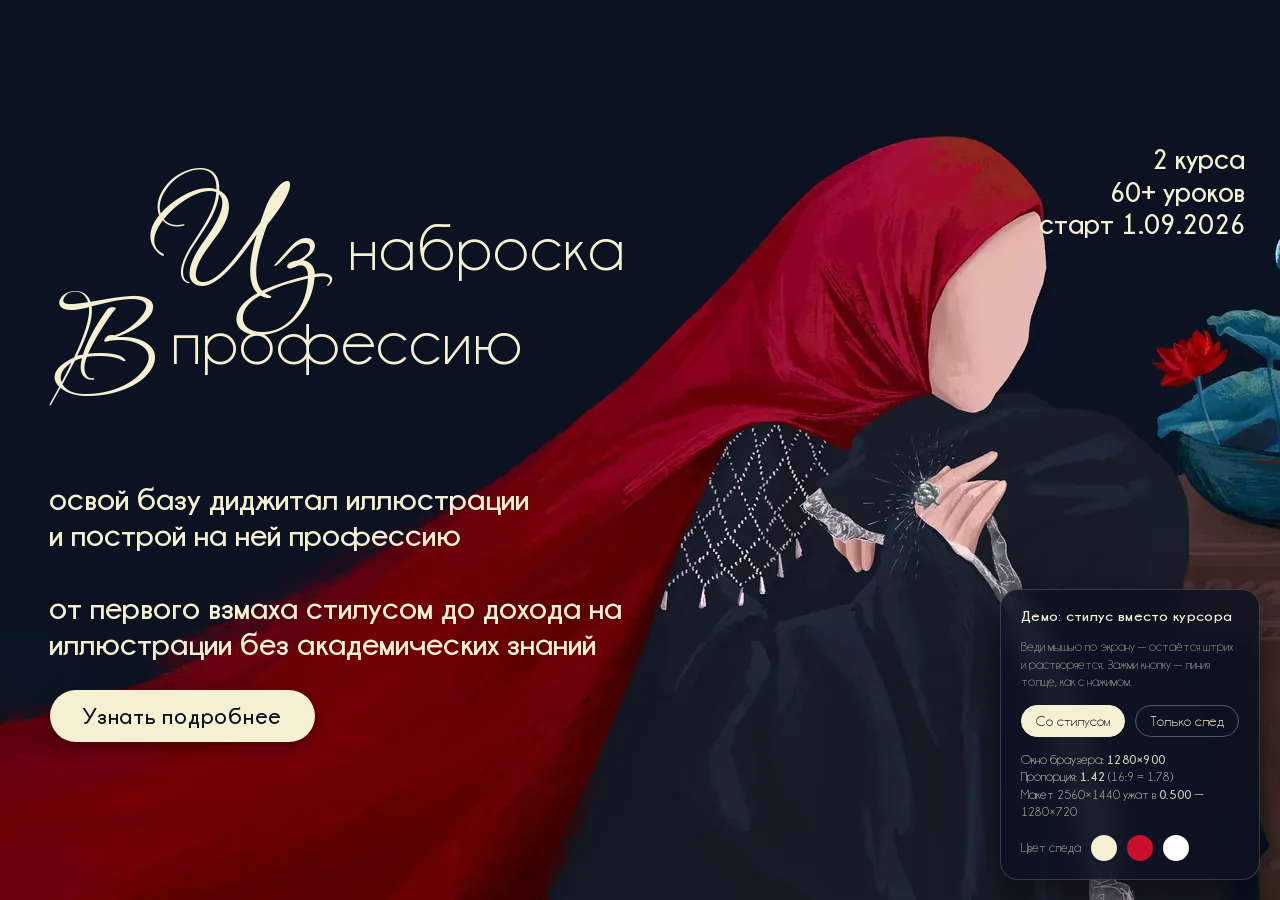
<file: cursor-demo.html>
<!DOCTYPE html>
<html lang="ru">
<head>
<meta charset="utf-8">
<meta name="viewport" content="width=device-width, initial-scale=1">
<title>Стилус вместо курсора — демо</title>
<meta name="robots" content="noindex">

<link rel="icon" href="favicon.ico" sizes="any">
<link rel="icon" type="image/png" sizes="32x32" href="favicon-32.png">
<link rel="apple-touch-icon" href="apple-touch-icon.png">
<meta name="theme-color" content="#0b1222">

<link rel="preload" href="fonts/Aquarelle.ttf" as="font" type="font/ttf" crossorigin>
<link rel="preload" href="fonts/ChampagneLimousines-Regular.ttf" as="font" type="font/ttf" crossorigin>
<link rel="preload" href="fonts/ChampagneLimousines-Bold.ttf" as="font" type="font/ttf" crossorigin>
<link rel="stylesheet" href="css/style.css">

<style>
/* панель только для демо, в самом сайте её не будет */
.demo {
  position: fixed; right: 20px; bottom: 20px; z-index: 10000;
  display: flex; flex-direction: column; gap: 14px;
  padding: 18px 20px; border-radius: 18px;
  background: rgba(11, 18, 34, .82);
  backdrop-filter: blur(14px); -webkit-backdrop-filter: blur(14px);
  border: 1px solid rgba(245, 240, 210, .18);
  box-shadow: 0 18px 44px rgba(0, 0, 0, .5);
  font-family: "Champagne & Limousines", system-ui, sans-serif;
  color: #f5f0d2; font-size: 15px; max-width: 260px;
}
.demo b { font-weight: 700; letter-spacing: .02em; }
.demo__hint { opacity: .62; font-size: 13px; line-height: 1.35; }
.demo__row { display: flex; align-items: center; gap: 10px; flex-wrap: wrap; }
.demo__btn {
  padding: 7px 14px; border-radius: 999px; cursor: pointer;
  border: 1px solid rgba(245, 240, 210, .32); background: transparent;
  color: inherit; font: inherit; transition: background .2s, border-color .2s;
}
.demo__btn[aria-pressed="true"] { background: #f5f0d2; color: #0b1222; border-color: #f5f0d2; }
.demo__sw { width: 26px; height: 26px; border-radius: 50%; cursor: pointer; border: 2px solid transparent; }
.demo__sw[aria-pressed="true"] { border-color: #f5f0d2; }
</style>
</head>
<body>

<section class="hero">

  <picture class="hero__bg">
    <source srcset="img/hero-1600.webp 1600w, img/hero.webp 2560w"
            sizes="100vw" type="image/webp">
    <img src="img/hero.jpg"
         srcset="img/hero-1600.jpg 1600w, img/hero.jpg 2560w"
         sizes="100vw" alt="" fetchpriority="high" decoding="async">
  </picture>

  <div class="hero__layer">

    <h1 class="hero__title">
      <span class="t-line"><span class="t-script t-script--iz">Из</span><span class="t-word t-word--nabroska">наброска</span></span><span class="t-line"><span class="t-script t-script--v">В</span><span class="t-word t-word--prof">профессию</span></span>
    </h1>

    <p class="hero__lead">
      <span class="ln">освой базу диджитал иллюстрации</span>
      <span class="ln">и построй на ней профессию</span>
      <span class="ln ln--gap" aria-hidden="true"></span>
      <span class="ln">от первого взмаха стилусом до дохода на</span>
      <span class="ln">иллюстрации без академических знаний</span>
    </p>

    <a class="hero__cta" href="#">Узнать подробнее</a>

    <p class="hero__facts">
      <span class="ln">2 курса</span>
      <span class="ln">60+ уроков</span>
      <span class="ln">старт 1.09.2026</span>
    </p>

  </div>
</section>

<div class="demo">
  <div><b>Демо: стилус вместо курсора</b></div>
  <div class="demo__hint">Веди мышью по экрану — остаётся штрих и растворяется. Зажми кнопку — линия толще, как с нажимом.</div>

  <div class="demo__row">
    <button class="demo__btn" id="d-pen" aria-pressed="true">Со стилусом</button>
    <button class="demo__btn" id="d-nopen" aria-pressed="false">Только след</button>
  </div>

  <div class="demo__hint" id="d-size" style="opacity:.85"></div>

  <div class="demo__row">
    <span class="demo__hint" style="opacity:.75">Цвет следа</span>
    <button class="demo__sw" data-c="#f5f0d2" aria-pressed="true" style="background:#f5f0d2" title="кремовый"></button>
    <button class="demo__sw" data-c="#c8102e" aria-pressed="false" style="background:#c8102e" title="красный"></button>
    <button class="demo__sw" data-c="#ffffff" aria-pressed="false" style="background:#fff" title="белый"></button>
  </div>
</div>

<script>
(function () {
  var hero = document.querySelector('.hero');
  var go = function () { hero.classList.add('is-ready'); };
  if (document.fonts && document.fonts.ready) { document.fonts.ready.then(go); setTimeout(go, 1200); }
  else { go(); }
})();
</script>
<script src="js/stylus-cursor.js" defer></script>
<script defer>
addEventListener('load', function () {
  if (!window.StylusCursor) return;
  var pen = document.getElementById('d-pen'), nopen = document.getElementById('d-nopen');
  pen.onclick = function () {
    StylusCursor.setStylus(true);
    pen.setAttribute('aria-pressed', 'true'); nopen.setAttribute('aria-pressed', 'false');
  };
  nopen.onclick = function () {
    StylusCursor.setStylus(false);
    pen.setAttribute('aria-pressed', 'false'); nopen.setAttribute('aria-pressed', 'true');
  };
  // живой замер: что реально видит браузер и во сколько ужат макет 2560×1440
  var out = document.getElementById('d-size');
  function measure() {
    var w = innerWidth, h = innerHeight;
    var k = Math.min(w / 2560, h / 1440);
    out.innerHTML = 'Окно браузера: <b>' + w + '×' + h + '</b><br>' +
                    'Пропорция: <b>' + (w / h).toFixed(2) + '</b> (16:9 = 1.78)<br>' +
                    'Макет 2560×1440 ужат в <b>' + k.toFixed(3) + '</b> → ' +
                    Math.round(2560 * k) + '×' + Math.round(1440 * k);
  }
  measure();
  addEventListener('resize', measure);

  document.querySelectorAll('.demo__sw').forEach(function (b) {
    b.onclick = function () {
      StylusCursor.setColor(b.dataset.c);
      document.querySelectorAll('.demo__sw').forEach(function (o) { o.setAttribute('aria-pressed', String(o === b)); });
    };
  });
});
</script>

</body>
</html>
</file>
<file: css/style.css>
/* ============================================================
   «Из наброска в профессию» — первый экран

   Как это устроено
   ----------------
   Экран всегда равен высоте устройства (100svh) — прокрутки внутри блока нет.
   Картинка заполняет экран целиком (cover).
   Текст лежит на «сцене» — это макет 2560×1440, вписанный в экран целиком.
   Все координаты текста заданы в пикселях макета через переменную --u,
   поэтому числа в этом файле — ровно те же, что в исходном макете.
   На экране 16:9 совпадение с макетом пиксельное.

   На вертикальном экране (телефон) включается другая раскладка —
   блок «ТЕЛЕФОН» в самом низу файла.
   ============================================================ */

/* ---------- Шрифты ---------- */
@font-face {
  font-family: "Aquarelle";
  src: url("../fonts/Aquarelle.ttf") format("truetype");
  font-weight: 400; font-style: normal; font-display: block;
}
@font-face {
  font-family: "Champagne & Limousines";
  src: url("../fonts/ChampagneLimousines-Regular.ttf") format("truetype");
  font-weight: 400; font-style: normal; font-display: block;
}
@font-face {
  font-family: "Champagne & Limousines";
  src: url("../fonts/ChampagneLimousines-Bold.ttf") format("truetype");
  font-weight: 700; font-style: normal; font-display: block;
}

/* ---------- Переменные ---------- */
:root {
  --navy:  #0b1222;   /* фон макета */
  --cream: #f5f0d2;   /* цвет всего текста на обложке */
  --wine:  #6c0006;   /* глубокий красный из иллюстрации */

  --ease: cubic-bezier(.22, .9, .28, 1);
}

/* ---------- База ---------- */
* { margin: 0; padding: 0; box-sizing: border-box; }
html { -webkit-text-size-adjust: 100%; }

body {
  background: var(--navy);
  color: var(--cream);
  font-family: "Champagne & Limousines", system-ui, sans-serif;
  -webkit-font-smoothing: antialiased;
  -moz-osx-font-smoothing: grayscale;
  overflow-x: hidden;
}

/* ============================================================
   ПЕРВЫЙ ЭКРАН
   ============================================================ */
.hero {
  position: relative;
  width: 100%;
  height: 100vh;
  height: 100svh;          /* устойчиво к панелям браузера на телефоне */
  overflow: hidden;
  background: var(--navy);
  container-type: size;    /* от размера экрана считается масштаб макета --u */
}

/* картинка кроет экран целиком */
.hero__bg,
.hero__bg img {
  position: absolute;
  inset: 0;
  width: 100%;
  height: 100%;
  display: block;
  object-fit: cover;
  object-position: 50% 50%;
}

/* сцена = макет 2560×1440, целиком вписанный в экран и отцентрованный */
.hero__layer {
  position: absolute;
  top: 50%;
  left: 50%;
  --u: min(calc(100cqw / 2560), calc(100cqh / 1440));
  width:  calc(2560 * var(--u));
  height: calc(1440 * var(--u));
  transform: translate(-50%, -50%);
}

/* --- общий вид текстовых слоёв --- */
.hero__title,
.hero__lead,
.hero__facts {
  position: absolute;
  color: var(--cream);
  font-weight: 400;
  white-space: nowrap;
}

/* Поля по краям выровнены между собой: весь левый столбец сдвинут
   на 129 px левее макета, цифры справа — на 20 px правее.
   Внутренняя композиция заголовка при этом сохранена целиком. */

/* ---------- Заголовок ----------
   Собран из 4 слоёв: две рукописные буквы (Aquarelle)
   и два слова (Champagne & Limousines). Каждый — со своей координатой. */
.hero__title { inset: 0; }
.hero__title .t-line { display: contents; }

.hero__title .t-script,
.hero__title .t-word {
  position: absolute;
  display: block;
  white-space: nowrap;
}

.t-script {                       /* рукописные «Из» и «В» */
  font-family: "Aquarelle", cursive;
  font-size: calc(235 * var(--u));
  line-height: 1;
  /* 🔴 НЕ УБИРАТЬ. У Aquarelle верхушка «И» и росчерк «В» выходят за высоту,
     которую шрифт объявляет своей. Браузер считает рамку буквы по этой
     объявленной высоте и, как только буква попадает в отдельный слой
     (любой filter, will-change, анимация), срезает всё, что вылезло, —
     те самые «три пикселя сверху». Запас в 0.4em кладёт росчерки внутрь
     рамки, а отрицательный margin возвращает букву на прежнее место,
     поэтому координаты выше править не нужно. */
  padding: .4em;
  margin: -.4em;
}
.t-word {                         /* «наброска» и «профессию» */
  font-family: "Champagne & Limousines", sans-serif;
  font-size: calc(134 * var(--u));
  letter-spacing: calc(2 * var(--u));
  line-height: 1;
}

.t-script--iz     { left: calc(300 * var(--u)); top: calc(179.5 * var(--u)); }
.t-word--nabroska { left: calc(695 * var(--u)); top: calc(248   * var(--u)); }
.t-script--v      { left: calc(104 * var(--u)); top: calc(397.5 * var(--u)); }
.t-word--prof     { left: calc(342 * var(--u)); top: calc(435   * var(--u)); }

/* ---------- Описание слева ---------- */
.hero__lead {
  left: calc(98 * var(--u));
  top:  calc(782.25 * var(--u));
  font-size: calc(63 * var(--u));
  line-height: calc(72.5 * var(--u));
  font-weight: 700;
}
.hero__lead .ln { display: block; }
.hero__lead .ln--gap { height: calc(72.5 * var(--u)); }

/* ---------- Цифры справа сверху ---------- */
.hero__facts {
  right: calc(12 * var(--u));
  top:   calc(106.75 * var(--u));
  font-size: calc(56 * var(--u));
  line-height: calc(64.5 * var(--u));
  font-weight: 700;
  text-align: right;
}
.hero__facts .ln { display: block; }

/* ---------- Кнопка ---------- */
.hero__cta {
  position: absolute;
  left: calc(100 * var(--u));
  top:  calc(1200 * var(--u));
  display: inline-flex;
  align-items: center;
  justify-content: center;
  padding: calc(30 * var(--u)) calc(66 * var(--u));
  font-family: "Champagne & Limousines", sans-serif;
  font-size: calc(44 * var(--u));
  font-weight: 700;
  line-height: 1;
  letter-spacing: calc(1.5 * var(--u));
  white-space: nowrap;
  color: var(--navy);
  background: var(--cream);
  border-radius: 999px;
  text-decoration: none;
  box-shadow: 0 calc(10 * var(--u)) calc(34 * var(--u)) rgba(0, 0, 0, .34);
  transition: transform .45s var(--ease), box-shadow .45s var(--ease),
              background-color .45s var(--ease), color .45s var(--ease);
}
.hero__cta:hover,
.hero__cta:focus-visible {
  background: #fffdf2;
  transform: translateY(calc(-4 * var(--u)));
  box-shadow: 0 calc(18 * var(--u)) calc(46 * var(--u)) rgba(0, 0, 0, .45);
}
.hero__cta:active { transform: translateY(0); }
.hero__cta:focus-visible { outline: calc(3 * var(--u)) solid var(--cream); outline-offset: calc(6 * var(--u)); }

/* ============================================================
   АНИМАЦИЯ ПОЯВЛЕНИЯ
   Задержки собраны здесь — правятся одним числом на элемент.
   Появление стартует, когда подгрузились шрифты (класс .is-ready).
   ============================================================ */

/* стартовое состояние */
.hero__bg            { opacity: 0; transform: scale(1.055); }
.hero__title .t-script,
.hero__title .t-word,
.hero__lead .ln,
.hero__facts .ln,
.hero__cta           { opacity: 0; }

/* 🔴 .t-script здесь НЕТ намеренно: will-change выносит букву в отдельный слой,
   а слой режет росчерки по объявленной высоте шрифта. */
.t-word, .hero__lead .ln, .hero__facts .ln, .hero__cta { will-change: transform, opacity; }

/* 🔴 Рукописные буквы проявляются ЦЕЛИКОМ — никаких развёрток и масок.
   Пробовали «письмо» слева направо: буква в середине показа неизбежно
   выглядит обрезанной, а маска вдобавок срезала росчерки за пределами строки.
   Здесь буква просто выходит из расфокуса — в любой момент она целая. */

.hero.is-ready .hero__bg { animation: bgIn 1.7s var(--ease) forwards; }
.hero.is-ready .t-script { animation: letterIn 1.35s var(--ease) forwards; animation-delay: var(--d, 0s); }
.hero.is-ready .t-word,
.hero.is-ready .hero__lead .ln,
.hero.is-ready .hero__facts .ln,
.hero.is-ready .hero__cta { animation: riseIn 1.05s var(--ease) forwards; animation-delay: var(--d, 0s); }

@keyframes bgIn   { to { opacity: 1; transform: scale(1); } }
/* 🔴 Без filter и без scale — только прозрачность и лёгкий подъём.
   Любой filter создаёт слой, а слой срезает росчерки (см. .t-script). */
@keyframes letterIn {
  from { opacity: 0; transform: translateY(.09em); }
  to   { opacity: 1; transform: none; }
}
@keyframes riseIn {
  from { opacity: 0; transform: translateY(var(--rise, 1.1em)); filter: blur(6px); }
  to   { opacity: 1; transform: translateY(0);                  filter: blur(0); }
}

/* очерёдность появления */
.t-script--iz     { --d: .20s; }
.t-word--nabroska { --d: .50s; --rise: .38em; }
.t-script--v      { --d: .68s; }
.t-word--prof     { --d: .92s; --rise: .38em; }

.hero__facts .ln:nth-child(1) { --d: 1.05s; --rise: .8em; }
.hero__facts .ln:nth-child(2) { --d: 1.14s; --rise: .8em; }
.hero__facts .ln:nth-child(3) { --d: 1.23s; --rise: .8em; }

.hero__lead .ln:nth-child(1) { --d: 1.20s; }
.hero__lead .ln:nth-child(2) { --d: 1.31s; }
.hero__lead .ln:nth-child(4) { --d: 1.46s; }
.hero__lead .ln:nth-child(5) { --d: 1.57s; }

.hero__cta { --d: 1.80s; --rise: .9em; }

/* ============================================================
   ТЕЛЕФОН И ЛЮБОЙ ВЕРТИКАЛЬНЫЙ ЭКРАН
   Экран по-прежнему ровно в высоту устройства, прокрутки нет:
   текст сверху занимает столько, сколько нужно, картинка забирает остаток.
   ============================================================ */
@media (orientation: portrait) {

  .hero {
    display: flex;
    flex-direction: column;
    container-type: normal;
  }

  /* картинка — нижняя часть экрана */
  .hero__bg {
    position: relative;
    inset: auto;
    order: 2;
    flex: 1 1 auto;
    min-height: 0;
    overflow: hidden;
  }
  /* приближаем кадр к фигуре: у вертикального экрана иначе сверху
     остаётся пустое небо, а героиня уезжает вниз.
     Картинка выше своего окна и прижата к низу — верх обрезается. */
  .hero__bg img {
    inset: auto 0 0 0;
    height: 112%;
    object-position: 92% 100%;
  }

  /* текст — верхняя часть */
  .hero__layer {
    position: relative;
    top: auto; left: auto;
    transform: none;
    width: 100%;
    height: auto;
    order: 1;
    flex: 0 0 auto;
    display: flex;
    flex-direction: column;
    align-items: flex-start;
    gap: clamp(14px, 3.4vw, 26px);
    padding: clamp(26px, 8vw, 54px) clamp(22px, 6.5vw, 46px) clamp(10px, 3vw, 22px);
    z-index: 2;
  }

  .hero__title,
  .hero__lead,
  .hero__facts,
  .hero__cta {
    position: static;
    white-space: normal;
    left: auto; top: auto; right: auto;
    text-align: left;
  }

  /* цифры — одной строкой сверху */
  .hero__facts {
    order: 1;
    display: flex;
    flex-wrap: wrap;
    font-size: clamp(12px, 3.4vw, 19px);
    line-height: 1.2;
    letter-spacing: .02em;
    opacity: .9;
  }
  .hero__facts .ln { display: inline; }
  .hero__facts .ln + .ln::before { content: "·"; margin: 0 .55em; opacity: .55; }

  /* заголовок — две строки, рукописная буква перед словом.
     Отступ сверху опускает весь текст с кнопкой ниже, а строку
     «2 курса · 60+ уроков · старт» оставляет на месте. */
  .hero__title {
    order: 2;
    margin-top: clamp(22px, 6vw, 48px);
    inset: auto;
    display: flex;
    flex-direction: column;
    gap: clamp(2px, .6vw, 8px);
  }
  .hero__title .t-line {
    display: flex;
    align-items: baseline;
    gap: clamp(3px, 1.1vw, 9px);
  }
  .hero__title .t-script,
.hero__title .t-word {
    position: static;
    display: inline-block;
    left: auto; top: auto;
  }
  .t-script { font-size: clamp(50px, 15vw, 104px); line-height: .9; }
  .t-word   { font-size: clamp(28px, 8.4vw, 58px); letter-spacing: .012em; line-height: 1; }

  /* описание */
  .hero__lead {
    order: 3;
    font-size: clamp(14px, 4.05vw, 27px);
    line-height: 1.34;
  }
  .hero__lead .ln--gap { height: .5em; }

  /* кнопка */
  .hero__cta {
    order: 4;
    padding: clamp(13px, 3.7vw, 22px) clamp(28px, 8vw, 48px);
    font-size: clamp(14px, 4vw, 24px);
    letter-spacing: .03em;
    box-shadow: 0 10px 26px rgba(0, 0, 0, .38);
  }
  .hero__cta:hover,
  .hero__cta:focus-visible { transform: translateY(-3px); box-shadow: 0 16px 34px rgba(0, 0, 0, .46); }
}

/* Планшет в вертикали: экран высокий, текста столько же — между кнопкой
   и иллюстрацией копилась пустота. Отдаём картинке фиксированную долю,
   текст центрируем в оставшейся части. Телефона это не касается. */
@media (orientation: portrait) and (min-width: 700px) {
  .hero__bg   { flex: 0 0 58%; }
  .hero__layer { flex: 1 1 auto; justify-content: center; }
}

/* Планшет горизонтально: экран меньше десктопного, и цифры справа
   при том же поле наезжали на самый край. Отодвигаем их только здесь —
   компьютерная версия остаётся как есть. */
@media (orientation: landscape) and (max-width: 1400px),
       (orientation: landscape) and (pointer: coarse) {
  .hero__facts { right: calc(70 * var(--u)); }
}

/* очень низкий экран в альбомной ориентации — ужимаем поля кнопки,
   чтобы она не наезжала на нижний край сцены */
@media (orientation: landscape) and (max-height: 420px) {
  .hero__cta { padding: calc(26 * var(--u)) calc(58 * var(--u)); }
}

/* ============================================================
   Если человек отключил анимации в системе — показываем сразу
   ============================================================ */
@media (prefers-reduced-motion: reduce) {
  .hero__bg { opacity: 1; transform: none; animation: none !important; }
  .hero__title .t-script,
  .hero__title .t-word,
  .hero__lead .ln,
  .hero__facts .ln,
  .hero__cta { opacity: 1; animation: none !important; }
  .t-script { transform: none; filter: none; }
  .hero__cta { transition: background-color .2s linear; }
}
</file>
